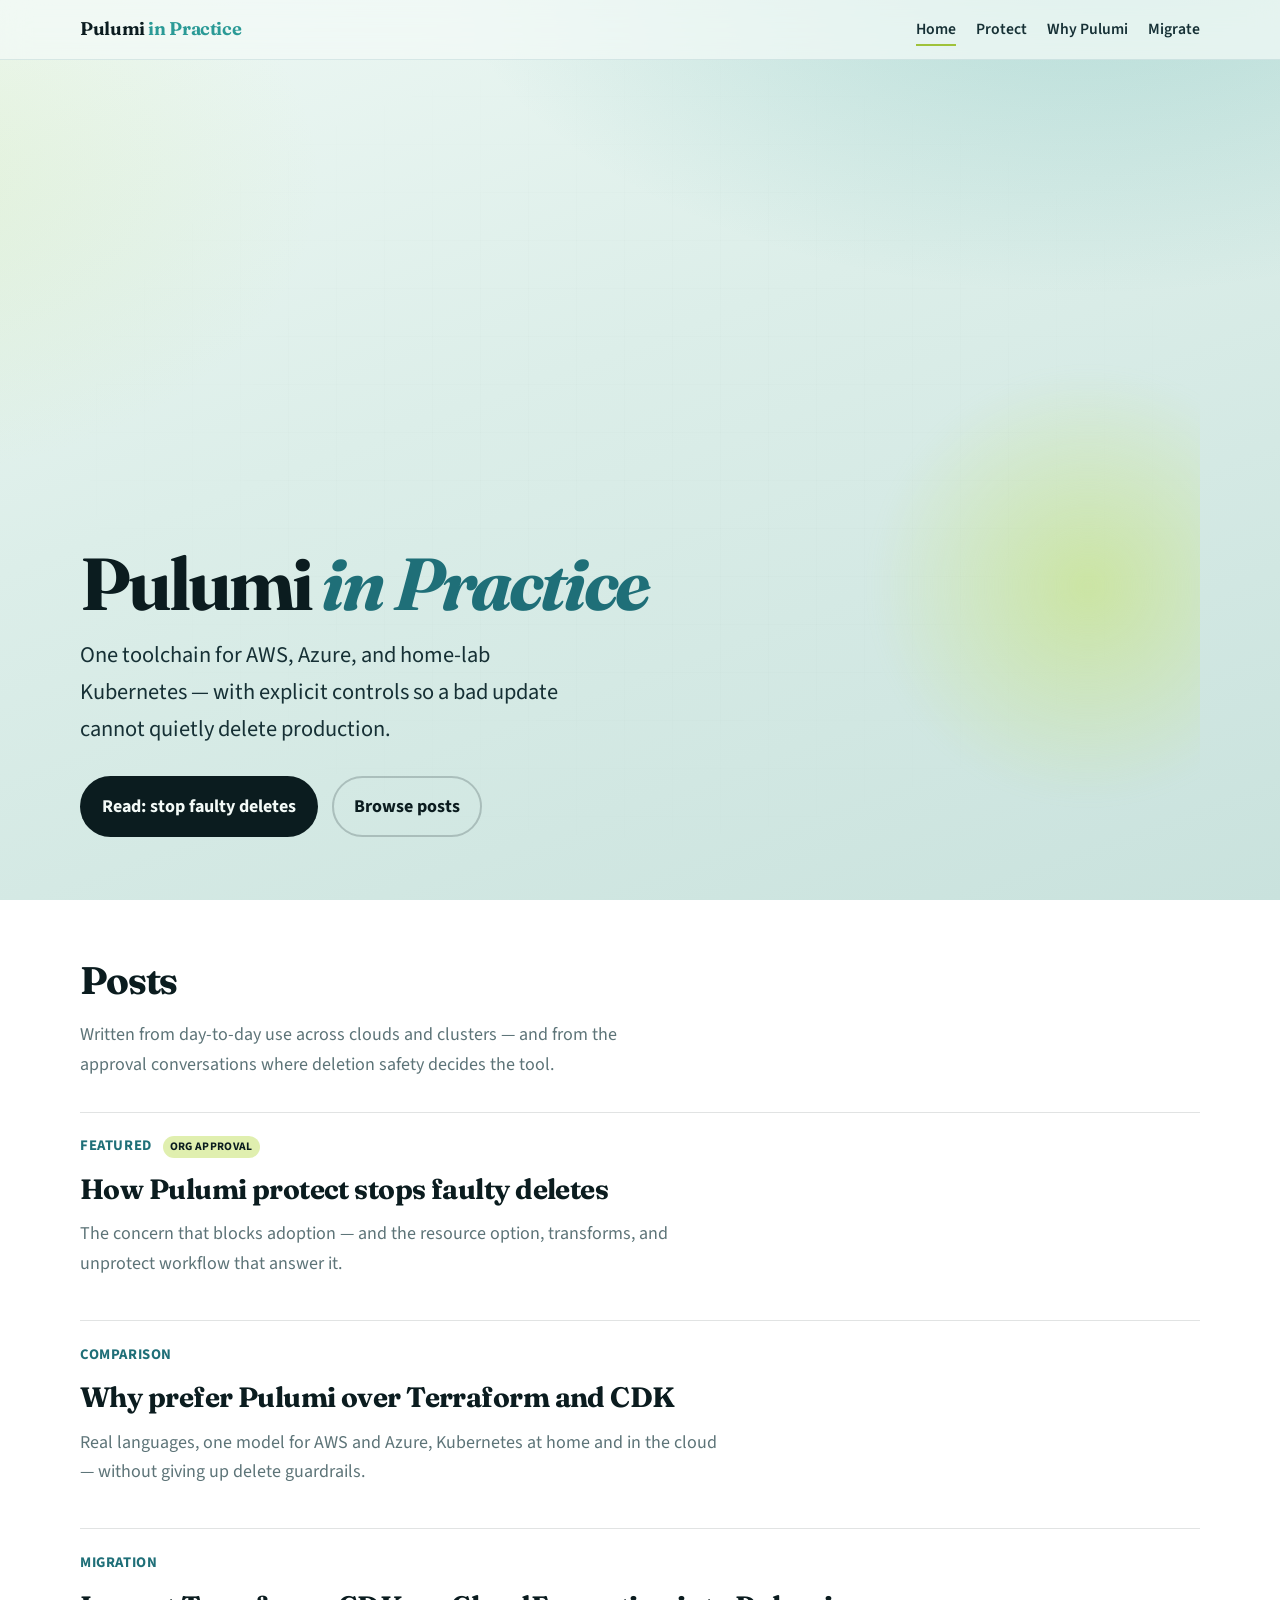
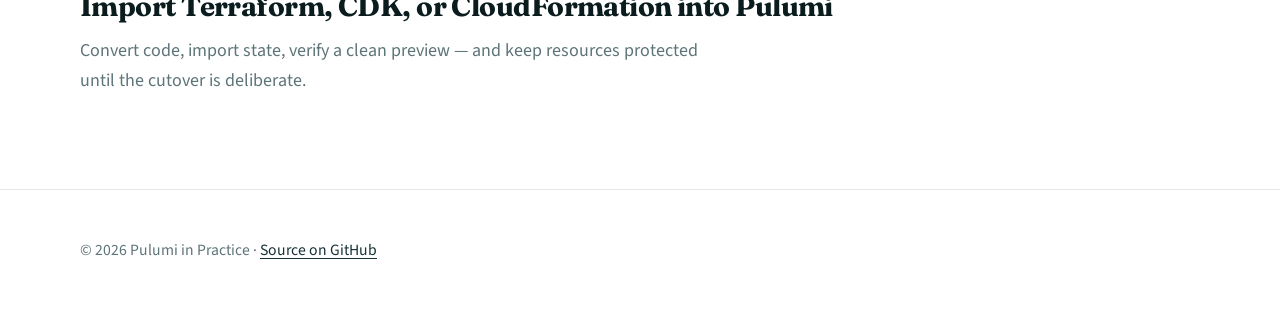
<file: index.html>
<!DOCTYPE html>
<html lang="en">
  <head>
    <meta charset="utf-8" />
    <meta name="viewport" content="width=device-width, initial-scale=1" />
    <title>Pulumi in Practice — Safe infrastructure as code</title>
    <meta
      name="description"
      content="Pulumi in Practice: notes on preferring Pulumi for AWS, Azure, and Kubernetes — and how protect stops faulty deletes."
    />
    <link rel="preconnect" href="https://fonts.googleapis.com" />
    <link rel="preconnect" href="https://fonts.gstatic.com" crossorigin />
    <link
      href="https://fonts.googleapis.com/css2?family=Fraunces:opsz,wght@9..144,500;9..144,650;9..144,700&family=IBM+Plex+Mono:wght@400;500&family=Source+Sans+3:wght@400;600;700&display=swap"
      rel="stylesheet"
    />
    <link rel="stylesheet" href="assets/css/styles.css" />
  </head>
  <body>
    <header class="site-header">
      <div class="site-header__inner">
        <a class="brand" href="./">Pulumi <span>in Practice</span></a>
        <nav class="nav" aria-label="Primary">
          <a href="./" aria-current="page">Home</a>
          <a href="posts/pulumi-protect.html">Protect</a>
          <a href="posts/why-pulumi.html">Why Pulumi</a>
          <a href="posts/migrate-to-pulumi.html">Migrate</a>
        </nav>
      </div>
    </header>

    <main>
      <section class="hero wrap">
        <div class="hero__glow" aria-hidden="true"></div>
        <div class="hero__copy">
          <h1 class="hero__brand">Pulumi <em>in Practice</em></h1>
          <p class="hero__lede">
            One toolchain for AWS, Azure, and home-lab Kubernetes — with explicit
            controls so a bad update cannot quietly delete production.
          </p>
          <div class="cta-row">
            <a class="btn btn--primary" href="posts/pulumi-protect.html"
              >Read: stop faulty deletes</a
            >
            <a class="btn btn--ghost" href="#posts">Browse posts</a>
          </div>
        </div>
      </section>

      <section class="section wrap" id="posts">
        <h2 class="section__title">Posts</h2>
        <p class="section__lede">
          Written from day-to-day use across clouds and clusters — and from the
          approval conversations where deletion safety decides the tool.
        </p>
        <ul class="post-list">
          <li data-reveal>
            <a class="post-link" href="posts/pulumi-protect.html">
              <div class="post-link__meta">
                Featured <span class="featured-mark">Org approval</span>
              </div>
              <h3 class="post-link__title">
                How Pulumi protect stops faulty deletes
              </h3>
              <p class="post-link__excerpt">
                The concern that blocks adoption — and the resource option,
                transforms, and unprotect workflow that answer it.
              </p>
            </a>
          </li>
          <li data-reveal>
            <a class="post-link" href="posts/why-pulumi.html">
              <div class="post-link__meta">Comparison</div>
              <h3 class="post-link__title">
                Why prefer Pulumi over Terraform and CDK
              </h3>
              <p class="post-link__excerpt">
                Real languages, one model for AWS and Azure, Kubernetes at home
                and in the cloud — without giving up delete guardrails.
              </p>
            </a>
          </li>
          <li data-reveal>
            <a class="post-link" href="posts/migrate-to-pulumi.html">
              <div class="post-link__meta">Migration</div>
              <h3 class="post-link__title">
                Import Terraform, CDK, or CloudFormation into Pulumi
              </h3>
              <p class="post-link__excerpt">
                Convert code, import state, verify a clean preview — and keep
                resources protected until the cutover is deliberate.
              </p>
            </a>
          </li>
        </ul>
      </section>
    </main>

    <footer class="site-footer">
      <div class="site-footer__inner">
        <p>
          © <span data-year></span> Pulumi in Practice ·
          <a href="https://github.com/pramodshanmugam/pulumi-blog">Source on GitHub</a>
        </p>
      </div>
    </footer>
    <script src="assets/js/main.js"></script>
  </body>
</html>
</file>
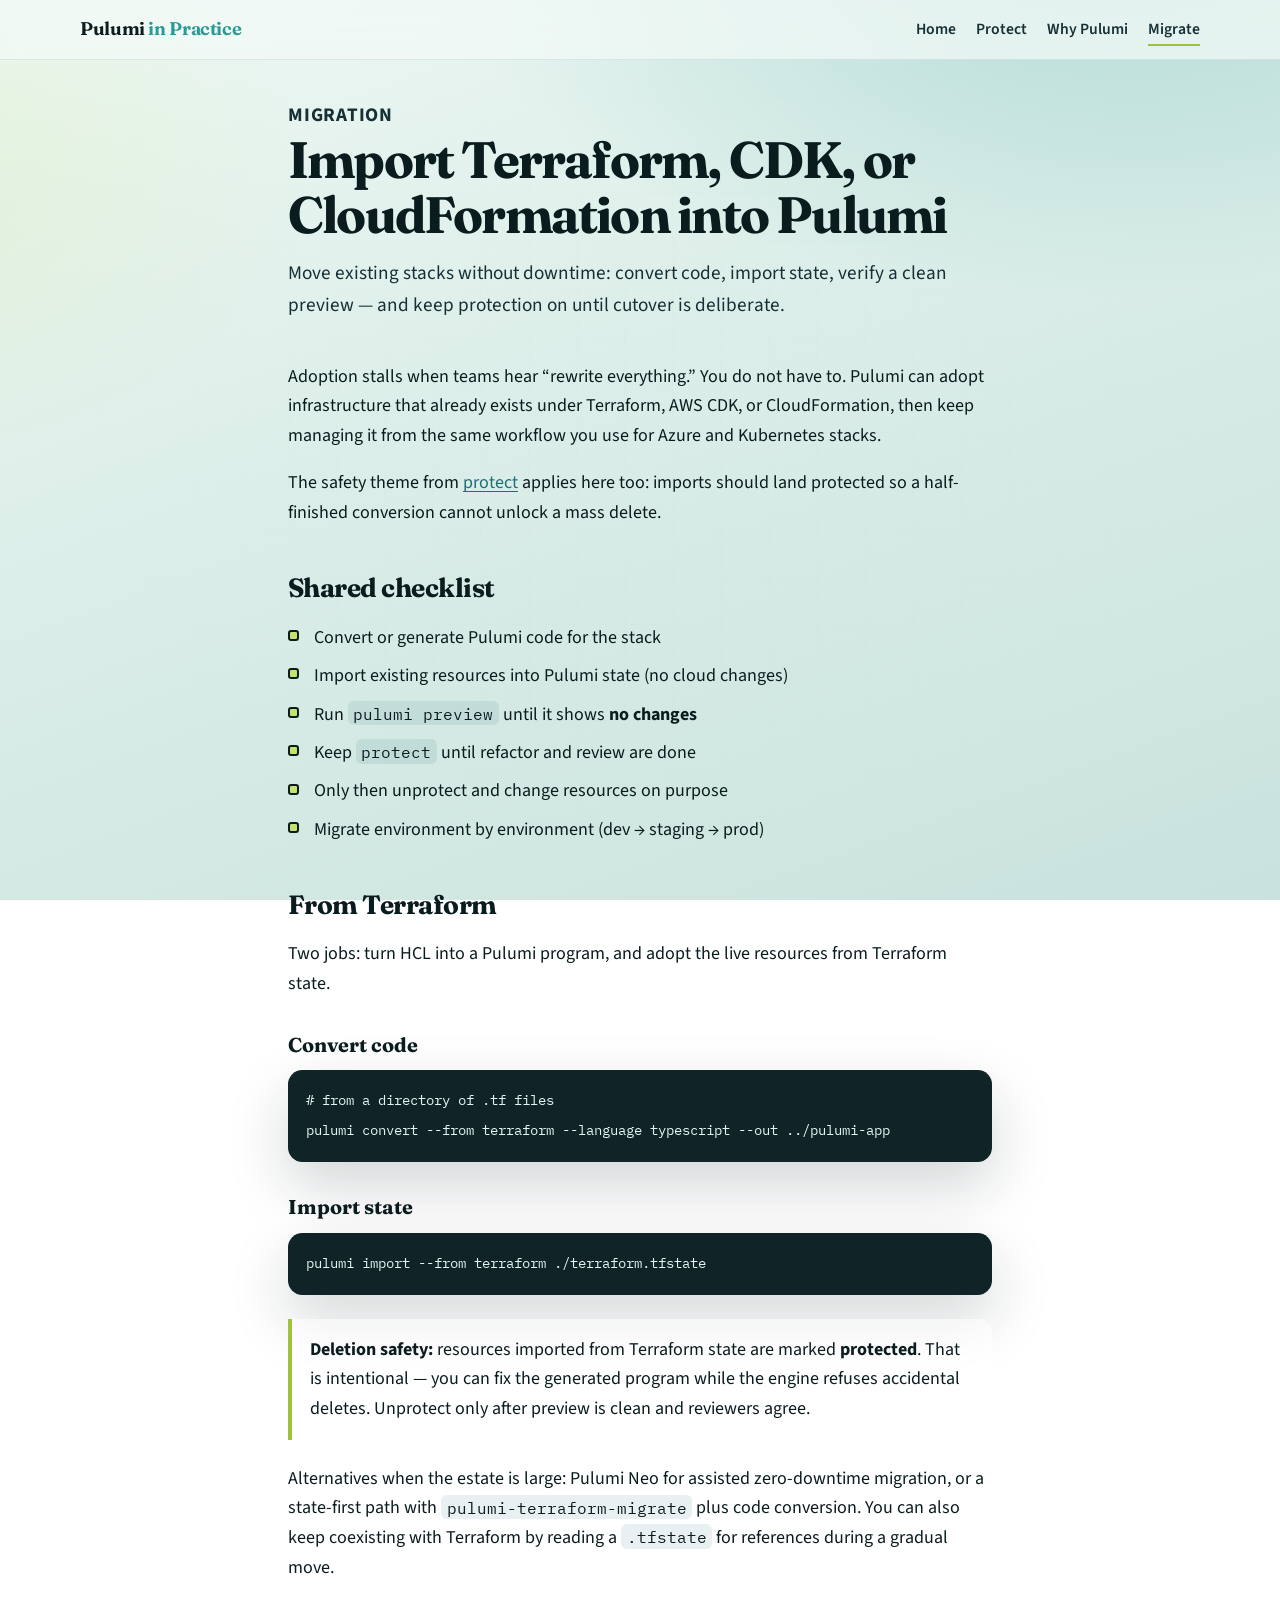
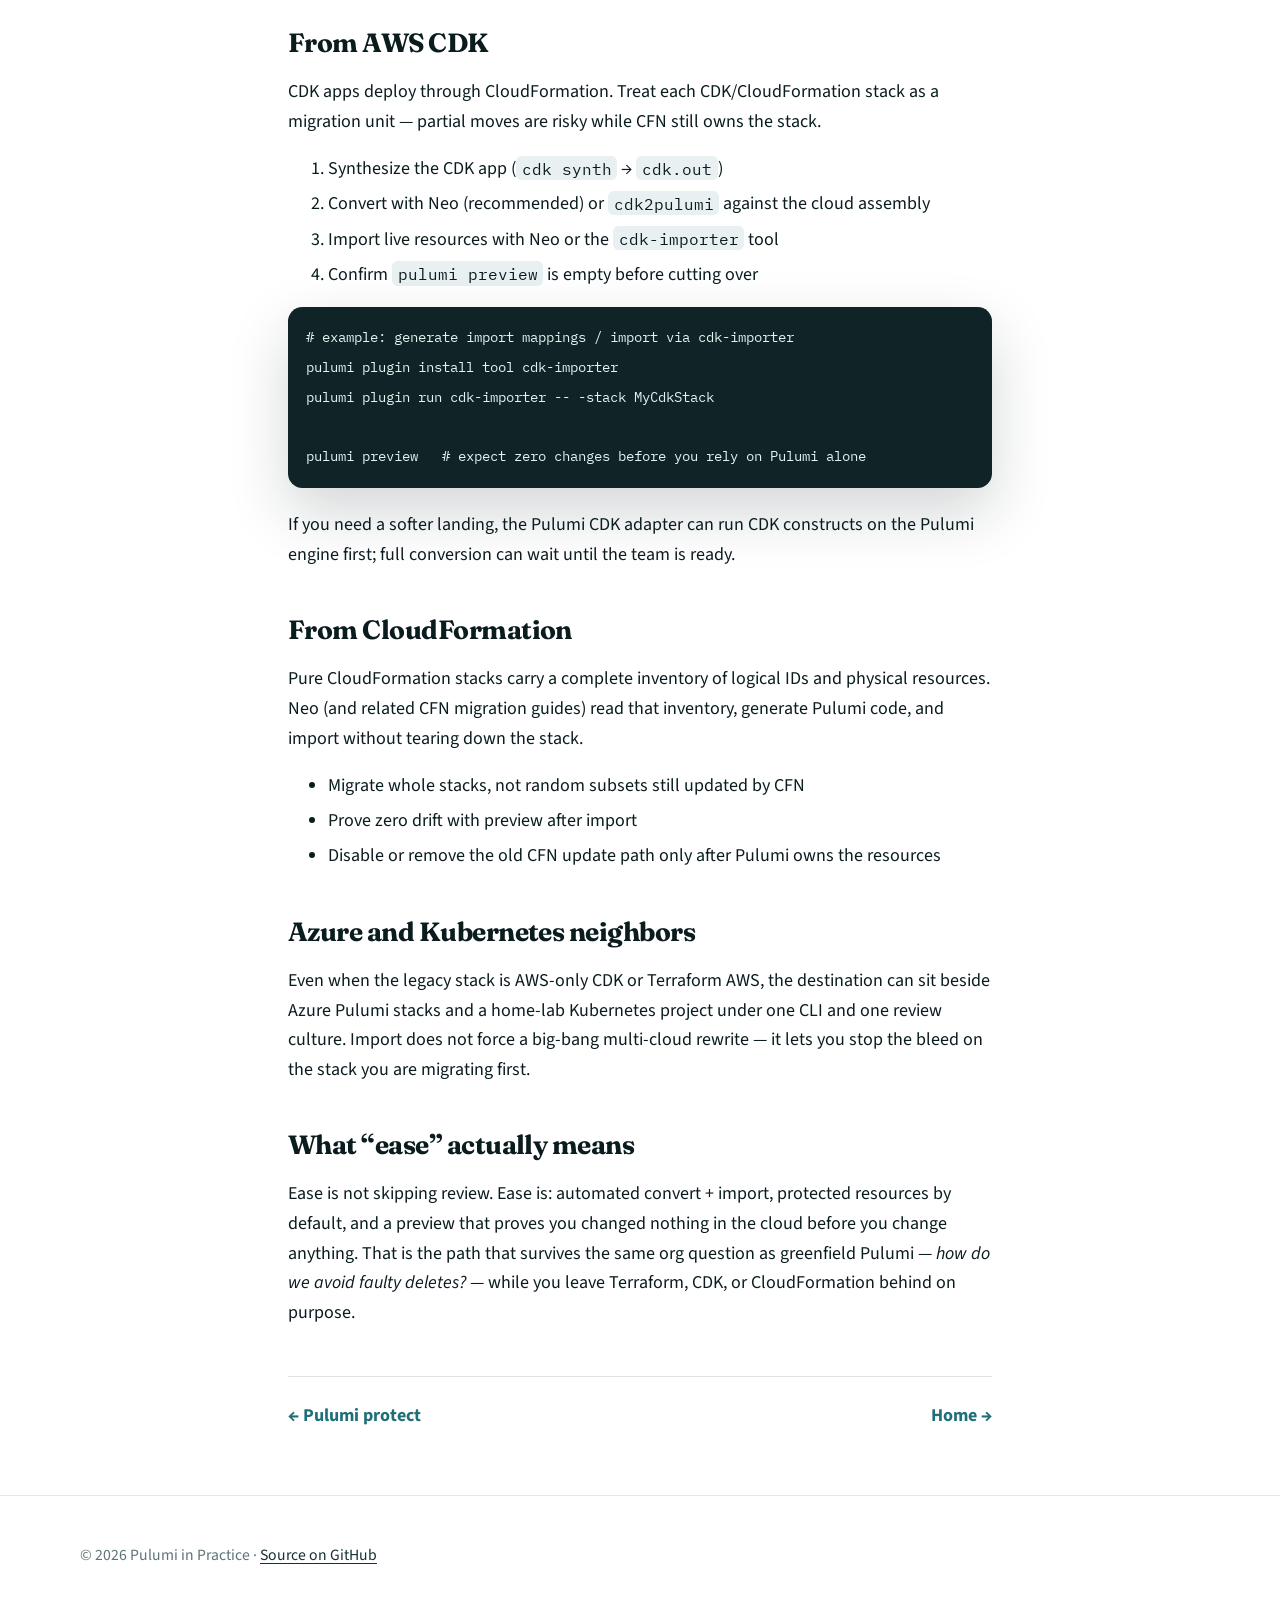
<file: posts/migrate-to-pulumi.html>
<!DOCTYPE html>
<html lang="en">
  <head>
    <meta charset="utf-8" />
    <meta name="viewport" content="width=device-width, initial-scale=1" />
    <title>Import Terraform, CDK, or CloudFormation into Pulumi — Pulumi in Practice</title>
    <meta
      name="description"
      content="Convert and import existing Terraform, AWS CDK, or CloudFormation stacks into Pulumi with protect-on-import defaults and a clean preview."
    />
    <link rel="preconnect" href="https://fonts.googleapis.com" />
    <link rel="preconnect" href="https://fonts.gstatic.com" crossorigin />
    <link
      href="https://fonts.googleapis.com/css2?family=Fraunces:opsz,wght@9..144,500;9..144,650;9..144,700&family=IBM+Plex+Mono:wght@400;500&family=Source+Sans+3:wght@400;600;700&display=swap"
      rel="stylesheet"
    />
    <link rel="stylesheet" href="../assets/css/styles.css" />
  </head>
  <body>
    <header class="site-header">
      <div class="site-header__inner">
        <a class="brand" href="../">Pulumi <span>in Practice</span></a>
        <nav class="nav" aria-label="Primary">
          <a href="../">Home</a>
          <a href="pulumi-protect.html">Protect</a>
          <a href="why-pulumi.html">Why Pulumi</a>
          <a href="migrate-to-pulumi.html" aria-current="page">Migrate</a>
        </nav>
      </div>
    </header>

    <main class="post-page wrap">
      <header class="post-header">
        <p class="post-header__meta">Migration</p>
        <h1>Import Terraform, CDK, or CloudFormation into Pulumi</h1>
        <p>
          Move existing stacks without downtime: convert code, import state,
          verify a clean preview — and keep protection on until cutover is
          deliberate.
        </p>
      </header>

      <article class="prose">
        <p>
          Adoption stalls when teams hear “rewrite everything.” You do not have
          to. Pulumi can adopt infrastructure that already exists under
          Terraform, AWS CDK, or CloudFormation, then keep managing it from the
          same workflow you use for Azure and Kubernetes stacks.
        </p>
        <p>
          The safety theme from
          <a href="pulumi-protect.html">protect</a> applies here too: imports
          should land protected so a half-finished conversion cannot unlock a
          mass delete.
        </p>

        <h2>Shared checklist</h2>
        <ul class="checklist">
          <li>Convert or generate Pulumi code for the stack</li>
          <li>Import existing resources into Pulumi state (no cloud changes)</li>
          <li>
            Run <code>pulumi preview</code> until it shows <strong>no changes</strong>
          </li>
          <li>Keep <code>protect</code> until refactor and review are done</li>
          <li>Only then unprotect and change resources on purpose</li>
          <li>Migrate environment by environment (dev → staging → prod)</li>
        </ul>

        <h2>From Terraform</h2>
        <p>
          Two jobs: turn HCL into a Pulumi program, and adopt the live resources
          from Terraform state.
        </p>
        <h3>Convert code</h3>
        <pre><code># from a directory of .tf files
pulumi convert --from terraform --language typescript --out ../pulumi-app</code></pre>
        <h3>Import state</h3>
        <pre><code>pulumi import --from terraform ./terraform.tfstate</code></pre>
        <div class="callout">
          <strong>Deletion safety:</strong> resources imported from Terraform
          state are marked <strong>protected</strong>. That is intentional — you
          can fix the generated program while the engine refuses accidental
          deletes. Unprotect only after preview is clean and reviewers agree.
        </div>
        <p>
          Alternatives when the estate is large: Pulumi Neo for assisted
          zero-downtime migration, or a state-first path with
          <code>pulumi-terraform-migrate</code> plus code conversion. You can
          also keep coexisting with Terraform by reading a
          <code>.tfstate</code> for references during a gradual move.
        </p>

        <h2>From AWS CDK</h2>
        <p>
          CDK apps deploy through CloudFormation. Treat each CDK/CloudFormation
          stack as a migration unit — partial moves are risky while CFN still
          owns the stack.
        </p>
        <ol>
          <li>Synthesize the CDK app (<code>cdk synth</code> → <code>cdk.out</code>)</li>
          <li>
            Convert with Neo (recommended) or
            <code>cdk2pulumi</code> against the cloud assembly
          </li>
          <li>
            Import live resources with Neo or the
            <code>cdk-importer</code> tool
          </li>
          <li>Confirm <code>pulumi preview</code> is empty before cutting over</li>
        </ol>
        <pre><code># example: generate import mappings / import via cdk-importer
pulumi plugin install tool cdk-importer
pulumi plugin run cdk-importer -- -stack MyCdkStack

pulumi preview   # expect zero changes before you rely on Pulumi alone</code></pre>
        <p>
          If you need a softer landing, the Pulumi CDK adapter can run CDK
          constructs on the Pulumi engine first; full conversion can wait until
          the team is ready.
        </p>

        <h2>From CloudFormation</h2>
        <p>
          Pure CloudFormation stacks carry a complete inventory of logical IDs
          and physical resources. Neo (and related CFN migration guides) read
          that inventory, generate Pulumi code, and import without tearing down
          the stack.
        </p>
        <ul>
          <li>Migrate whole stacks, not random subsets still updated by CFN</li>
          <li>Prove zero drift with preview after import</li>
          <li>
            Disable or remove the old CFN update path only after Pulumi owns
            the resources
          </li>
        </ul>

        <h2>Azure and Kubernetes neighbors</h2>
        <p>
          Even when the legacy stack is AWS-only CDK or Terraform AWS, the
          destination can sit beside Azure Pulumi stacks and a home-lab
          Kubernetes project under one CLI and one review culture. Import does
          not force a big-bang multi-cloud rewrite — it lets you stop the bleed
          on the stack you are migrating first.
        </p>

        <h2>What “ease” actually means</h2>
        <p>
          Ease is not skipping review. Ease is: automated convert + import,
          protected resources by default, and a preview that proves you changed
          nothing in the cloud before you change anything. That is the path that
          survives the same org question as greenfield Pulumi —
          <em>how do we avoid faulty deletes?</em> — while you leave Terraform,
          CDK, or CloudFormation behind on purpose.
        </p>
      </article>

      <nav class="post-nav" aria-label="Post">
        <a href="pulumi-protect.html">← Pulumi protect</a>
        <a href="../">Home →</a>
      </nav>
    </main>

    <footer class="site-footer">
      <div class="site-footer__inner">
        <p>
          © <span data-year></span> Pulumi in Practice ·
          <a href="https://github.com/pramodshanmugam/pulumi-blog">Source on GitHub</a>
        </p>
      </div>
    </footer>
    <script src="../assets/js/main.js"></script>
  </body>
</html>
</file>
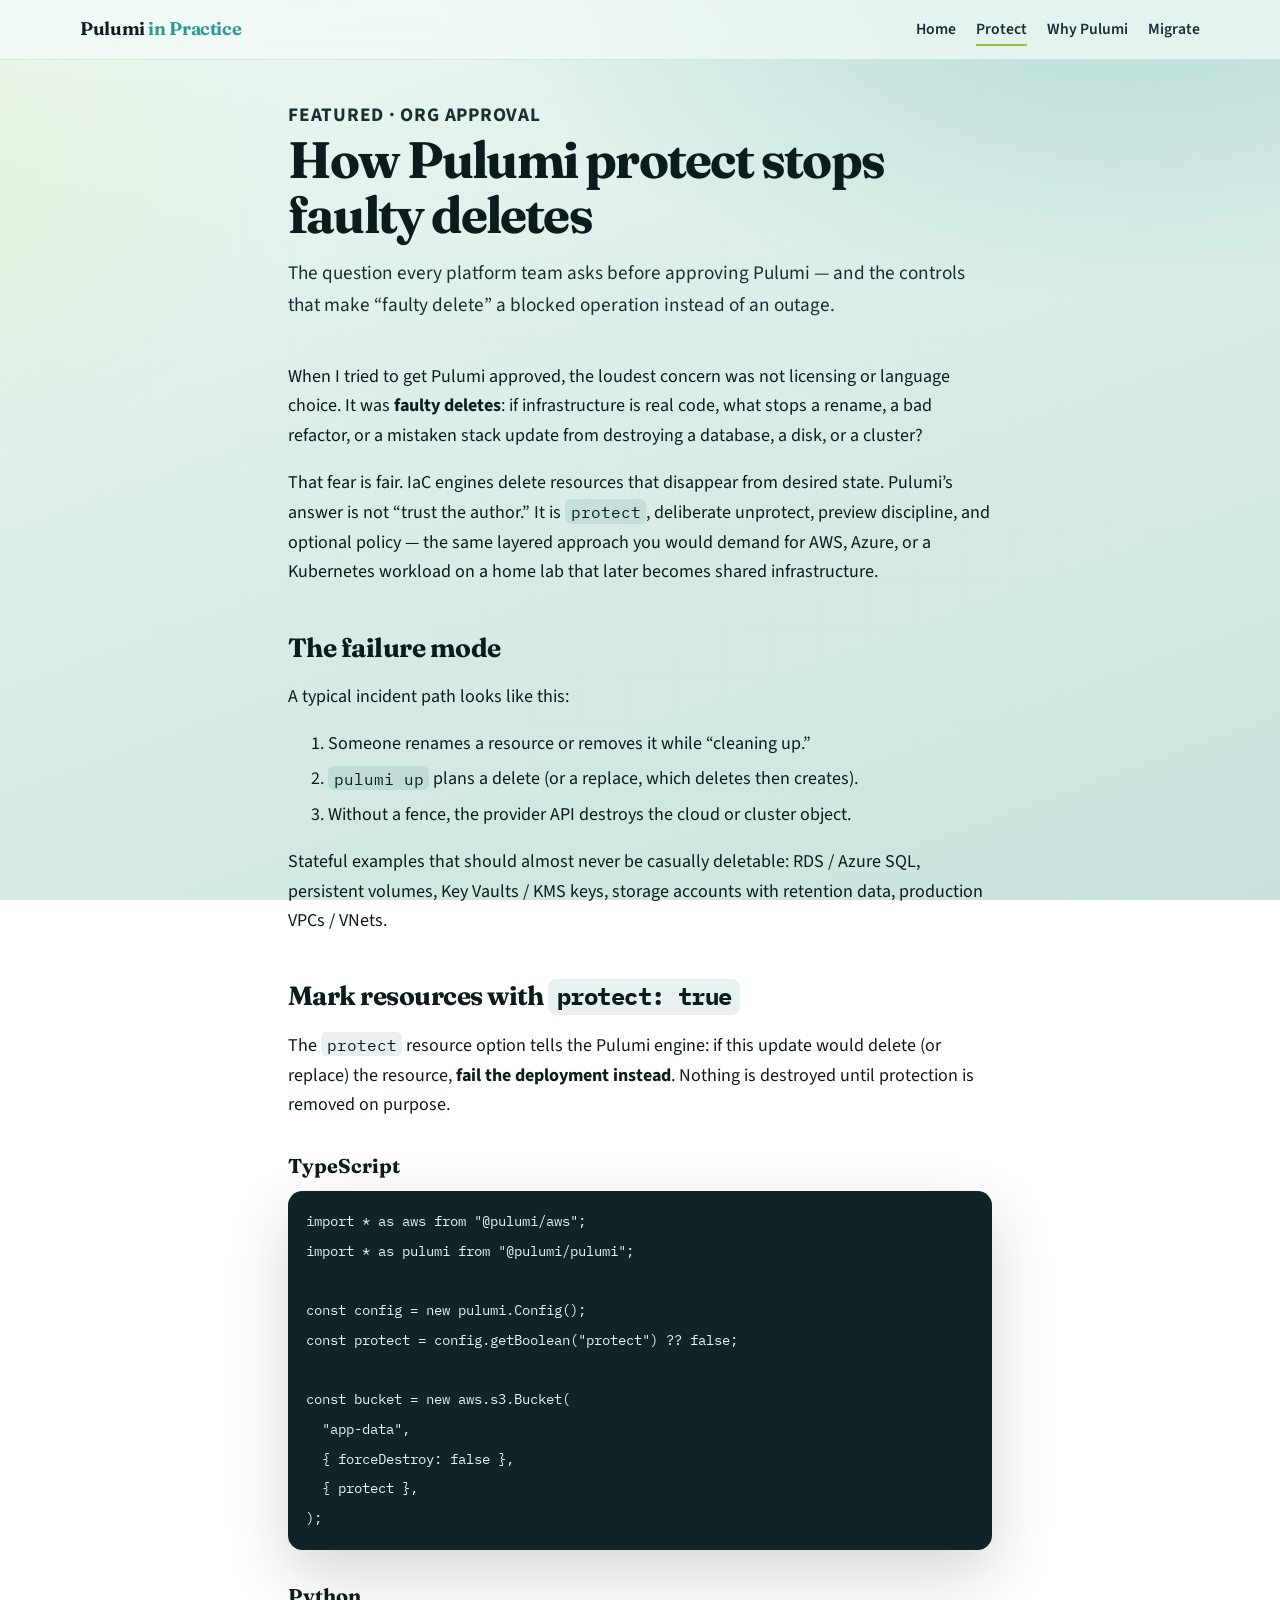
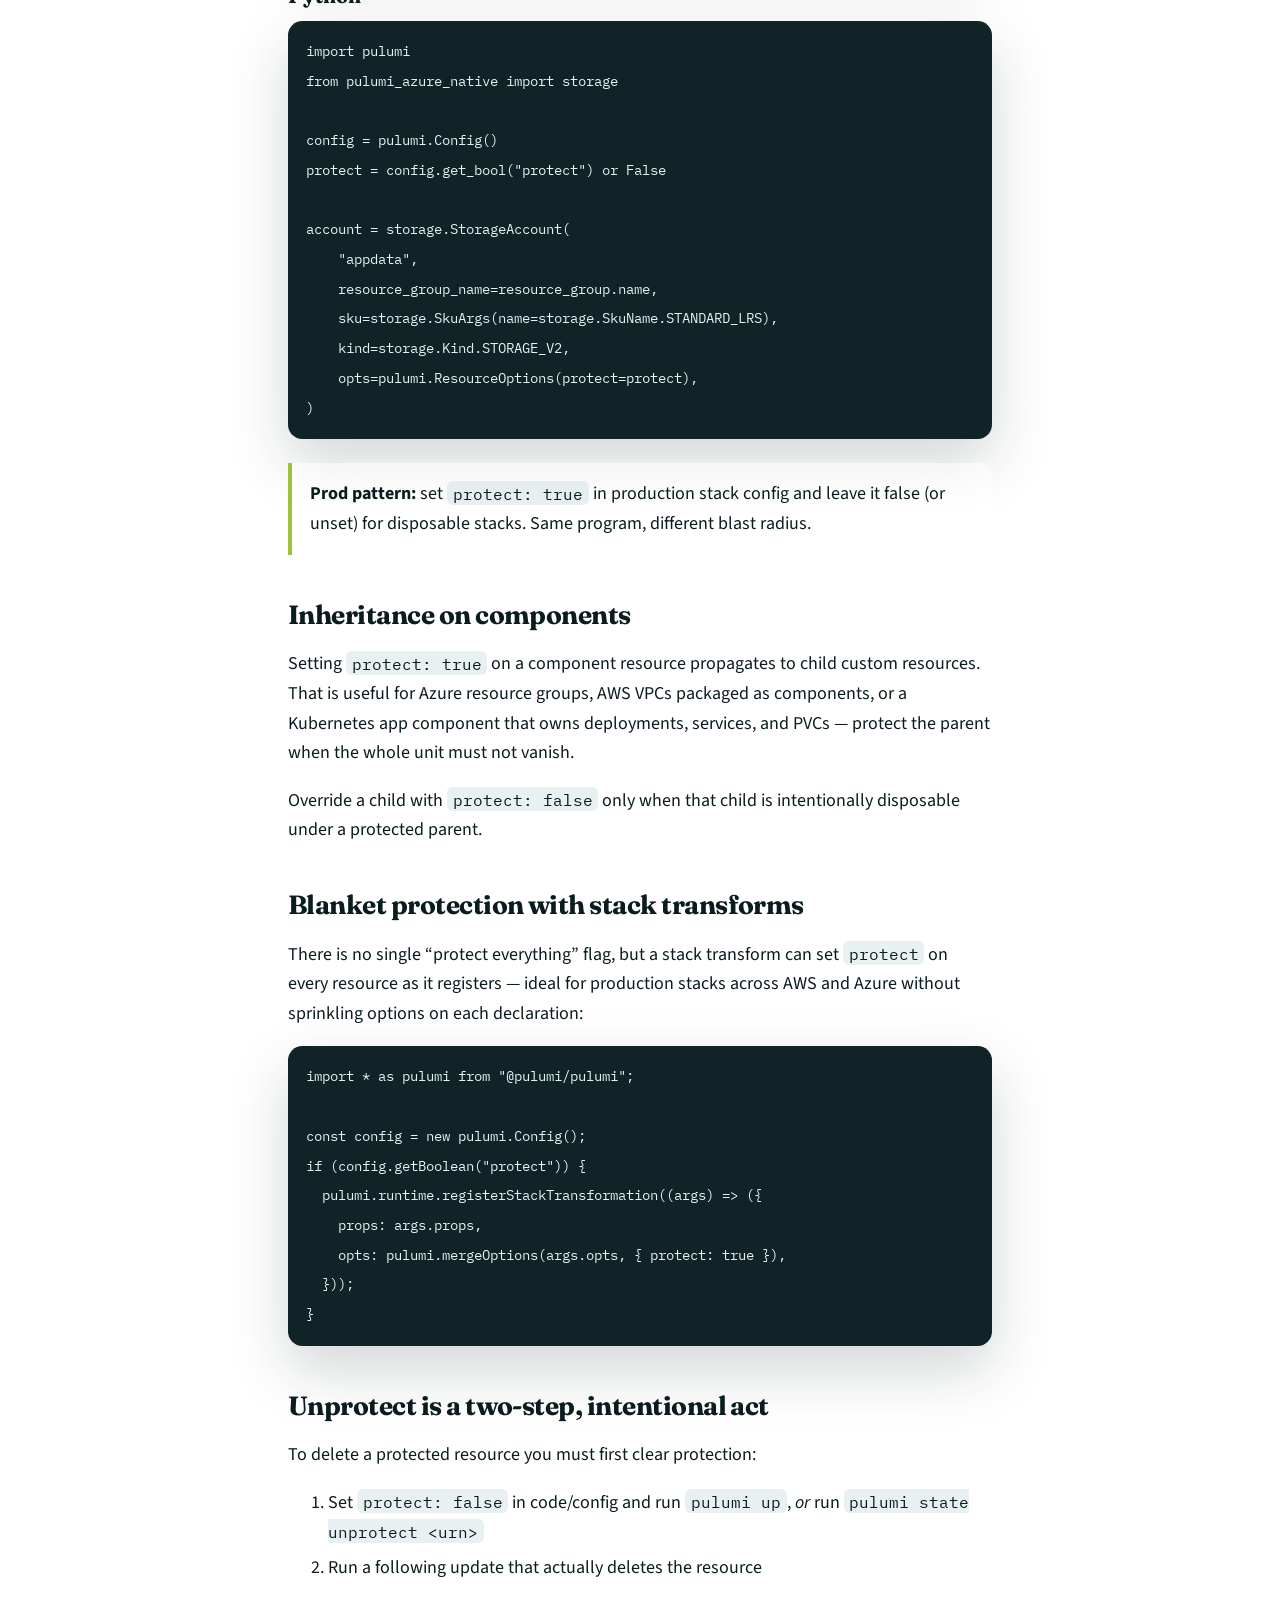
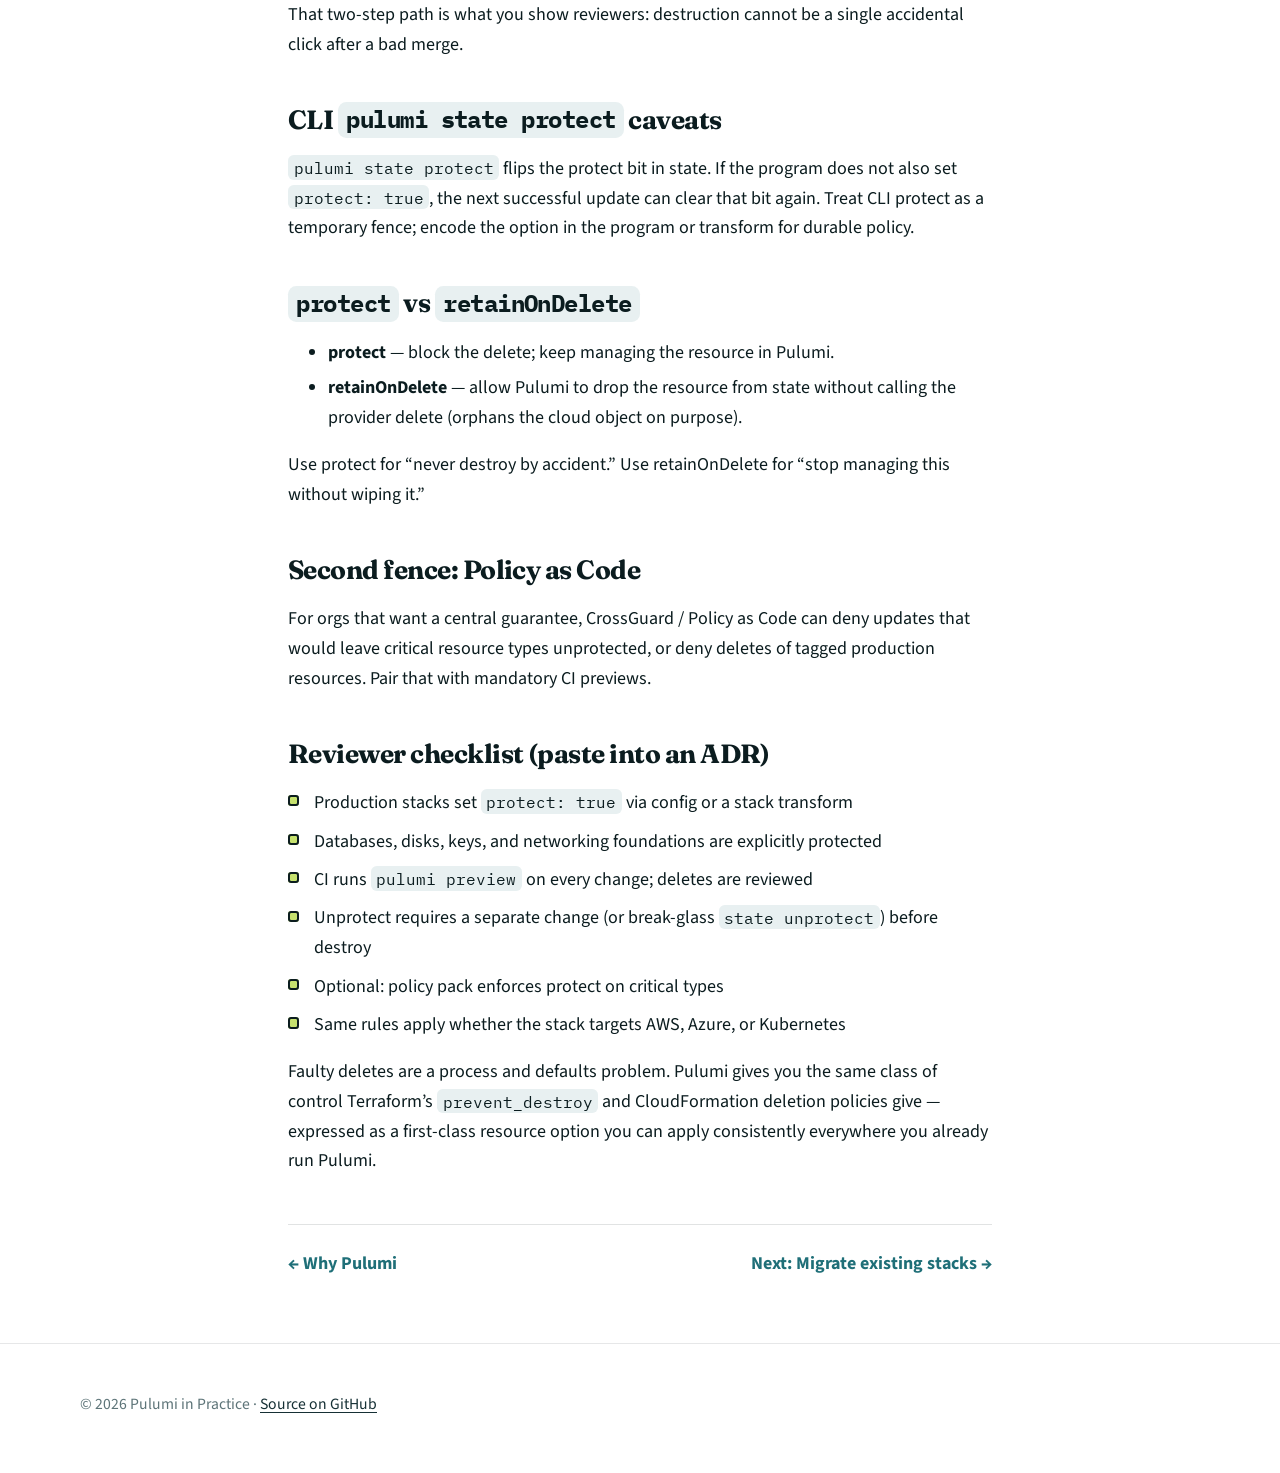
<file: posts/pulumi-protect.html>
<!DOCTYPE html>
<html lang="en">
  <head>
    <meta charset="utf-8" />
    <meta name="viewport" content="width=device-width, initial-scale=1" />
    <title>How Pulumi protect stops faulty deletes — Pulumi in Practice</title>
    <meta
      name="description"
      content="Answer the org approval concern: use Pulumi protect, stack transforms, and deliberate unprotect to stop faulty deletes across AWS, Azure, and Kubernetes."
    />
    <link rel="preconnect" href="https://fonts.googleapis.com" />
    <link rel="preconnect" href="https://fonts.gstatic.com" crossorigin />
    <link
      href="https://fonts.googleapis.com/css2?family=Fraunces:opsz,wght@9..144,500;9..144,650;9..144,700&family=IBM+Plex+Mono:wght@400;500&family=Source+Sans+3:wght@400;600;700&display=swap"
      rel="stylesheet"
    />
    <link rel="stylesheet" href="../assets/css/styles.css" />
  </head>
  <body>
    <header class="site-header">
      <div class="site-header__inner">
        <a class="brand" href="../">Pulumi <span>in Practice</span></a>
        <nav class="nav" aria-label="Primary">
          <a href="../">Home</a>
          <a href="pulumi-protect.html" aria-current="page">Protect</a>
          <a href="why-pulumi.html">Why Pulumi</a>
          <a href="migrate-to-pulumi.html">Migrate</a>
        </nav>
      </div>
    </header>

    <main class="post-page wrap">
      <header class="post-header">
        <p class="post-header__meta">Featured · Org approval</p>
        <h1>How Pulumi protect stops faulty deletes</h1>
        <p>
          The question every platform team asks before approving Pulumi — and
          the controls that make “faulty delete” a blocked operation instead of
          an outage.
        </p>
      </header>

      <article class="prose">
        <p>
          When I tried to get Pulumi approved, the loudest concern was not
          licensing or language choice. It was <strong>faulty deletes</strong>:
          if infrastructure is real code, what stops a rename, a bad refactor,
          or a mistaken stack update from destroying a database, a disk, or a
          cluster?
        </p>
        <p>
          That fear is fair. IaC engines delete resources that disappear from
          desired state. Pulumi’s answer is not “trust the author.” It is
          <code>protect</code>, deliberate unprotect, preview discipline, and
          optional policy — the same layered approach you would demand for AWS,
          Azure, or a Kubernetes workload on a home lab that later becomes
          shared infrastructure.
        </p>

        <h2>The failure mode</h2>
        <p>A typical incident path looks like this:</p>
        <ol>
          <li>Someone renames a resource or removes it while “cleaning up.”</li>
          <li>
            <code>pulumi up</code> plans a delete (or a replace, which deletes
            then creates).
          </li>
          <li>
            Without a fence, the provider API destroys the cloud or cluster
            object.
          </li>
        </ol>
        <p>
          Stateful examples that should almost never be casually deletable:
          RDS / Azure SQL, persistent volumes, Key Vaults / KMS keys, storage
          accounts with retention data, production VPCs / VNets.
        </p>

        <h2>Mark resources with <code>protect: true</code></h2>
        <p>
          The <code>protect</code> resource option tells the Pulumi engine: if
          this update would delete (or replace) the resource, <strong>fail the
          deployment instead</strong>. Nothing is destroyed until protection is
          removed on purpose.
        </p>

        <h3>TypeScript</h3>
        <pre><code>import * as aws from "@pulumi/aws";
import * as pulumi from "@pulumi/pulumi";

const config = new pulumi.Config();
const protect = config.getBoolean("protect") ?? false;

const bucket = new aws.s3.Bucket(
  "app-data",
  { forceDestroy: false },
  { protect },
);</code></pre>

        <h3>Python</h3>
        <pre><code>import pulumi
from pulumi_azure_native import storage

config = pulumi.Config()
protect = config.get_bool("protect") or False

account = storage.StorageAccount(
    "appdata",
    resource_group_name=resource_group.name,
    sku=storage.SkuArgs(name=storage.SkuName.STANDARD_LRS),
    kind=storage.Kind.STORAGE_V2,
    opts=pulumi.ResourceOptions(protect=protect),
)</code></pre>

        <div class="callout">
          <strong>Prod pattern:</strong> set <code>protect: true</code> in
          production stack config and leave it false (or unset) for disposable
          stacks. Same program, different blast radius.
        </div>

        <h2>Inheritance on components</h2>
        <p>
          Setting <code>protect: true</code> on a component resource propagates
          to child custom resources. That is useful for Azure resource groups,
          AWS VPCs packaged as components, or a Kubernetes app component that
          owns deployments, services, and PVCs — protect the parent when the
          whole unit must not vanish.
        </p>
        <p>
          Override a child with <code>protect: false</code> only when that child
          is intentionally disposable under a protected parent.
        </p>

        <h2>Blanket protection with stack transforms</h2>
        <p>
          There is no single “protect everything” flag, but a stack transform
          can set <code>protect</code> on every resource as it registers —
          ideal for production stacks across AWS and Azure without sprinkling
          options on each declaration:
        </p>
        <pre><code>import * as pulumi from "@pulumi/pulumi";

const config = new pulumi.Config();
if (config.getBoolean("protect")) {
  pulumi.runtime.registerStackTransformation((args) => ({
    props: args.props,
    opts: pulumi.mergeOptions(args.opts, { protect: true }),
  }));
}</code></pre>

        <h2>Unprotect is a two-step, intentional act</h2>
        <p>To delete a protected resource you must first clear protection:</p>
        <ol>
          <li>
            Set <code>protect: false</code> in code/config and run
            <code>pulumi up</code>, <em>or</em> run
            <code>pulumi state unprotect &lt;urn&gt;</code>
          </li>
          <li>
            Run a following update that actually deletes the resource
          </li>
        </ol>
        <p>
          That two-step path is what you show reviewers: destruction cannot be
          a single accidental click after a bad merge.
        </p>

        <h2>CLI <code>pulumi state protect</code> caveats</h2>
        <p>
          <code>pulumi state protect</code> flips the protect bit in state. If
          the program does not also set <code>protect: true</code>, the next
          successful update can clear that bit again. Treat CLI protect as a
          temporary fence; encode the option in the program or transform for
          durable policy.
        </p>

        <h2><code>protect</code> vs <code>retainOnDelete</code></h2>
        <ul>
          <li>
            <strong>protect</strong> — block the delete; keep managing the
            resource in Pulumi.
          </li>
          <li>
            <strong>retainOnDelete</strong> — allow Pulumi to drop the resource
            from state without calling the provider delete (orphans the cloud
            object on purpose).
          </li>
        </ul>
        <p>
          Use protect for “never destroy by accident.” Use retainOnDelete for
          “stop managing this without wiping it.”
        </p>

        <h2>Second fence: Policy as Code</h2>
        <p>
          For orgs that want a central guarantee, CrossGuard / Policy as Code
          can deny updates that would leave critical resource types unprotected,
          or deny deletes of tagged production resources. Pair that with
          mandatory CI previews.
        </p>

        <h2>Reviewer checklist (paste into an ADR)</h2>
        <ul class="checklist">
          <li>
            Production stacks set <code>protect: true</code> via config or a
            stack transform
          </li>
          <li>
            Databases, disks, keys, and networking foundations are explicitly
            protected
          </li>
          <li>CI runs <code>pulumi preview</code> on every change; deletes are reviewed</li>
          <li>
            Unprotect requires a separate change (or break-glass
            <code>state unprotect</code>) before destroy
          </li>
          <li>
            Optional: policy pack enforces protect on critical types
          </li>
          <li>
            Same rules apply whether the stack targets AWS, Azure, or Kubernetes
          </li>
        </ul>

        <p>
          Faulty deletes are a process and defaults problem. Pulumi gives you
          the same class of control Terraform’s <code>prevent_destroy</code>
          and CloudFormation deletion policies give — expressed as a first-class
          resource option you can apply consistently everywhere you already run
          Pulumi.
        </p>
      </article>

      <nav class="post-nav" aria-label="Post">
        <a href="why-pulumi.html">← Why Pulumi</a>
        <a href="migrate-to-pulumi.html">Next: Migrate existing stacks →</a>
      </nav>
    </main>

    <footer class="site-footer">
      <div class="site-footer__inner">
        <p>
          © <span data-year></span> Pulumi in Practice ·
          <a href="https://github.com/pramodshanmugam/pulumi-blog">Source on GitHub</a>
        </p>
      </div>
    </footer>
    <script src="../assets/js/main.js"></script>
  </body>
</html>
</file>
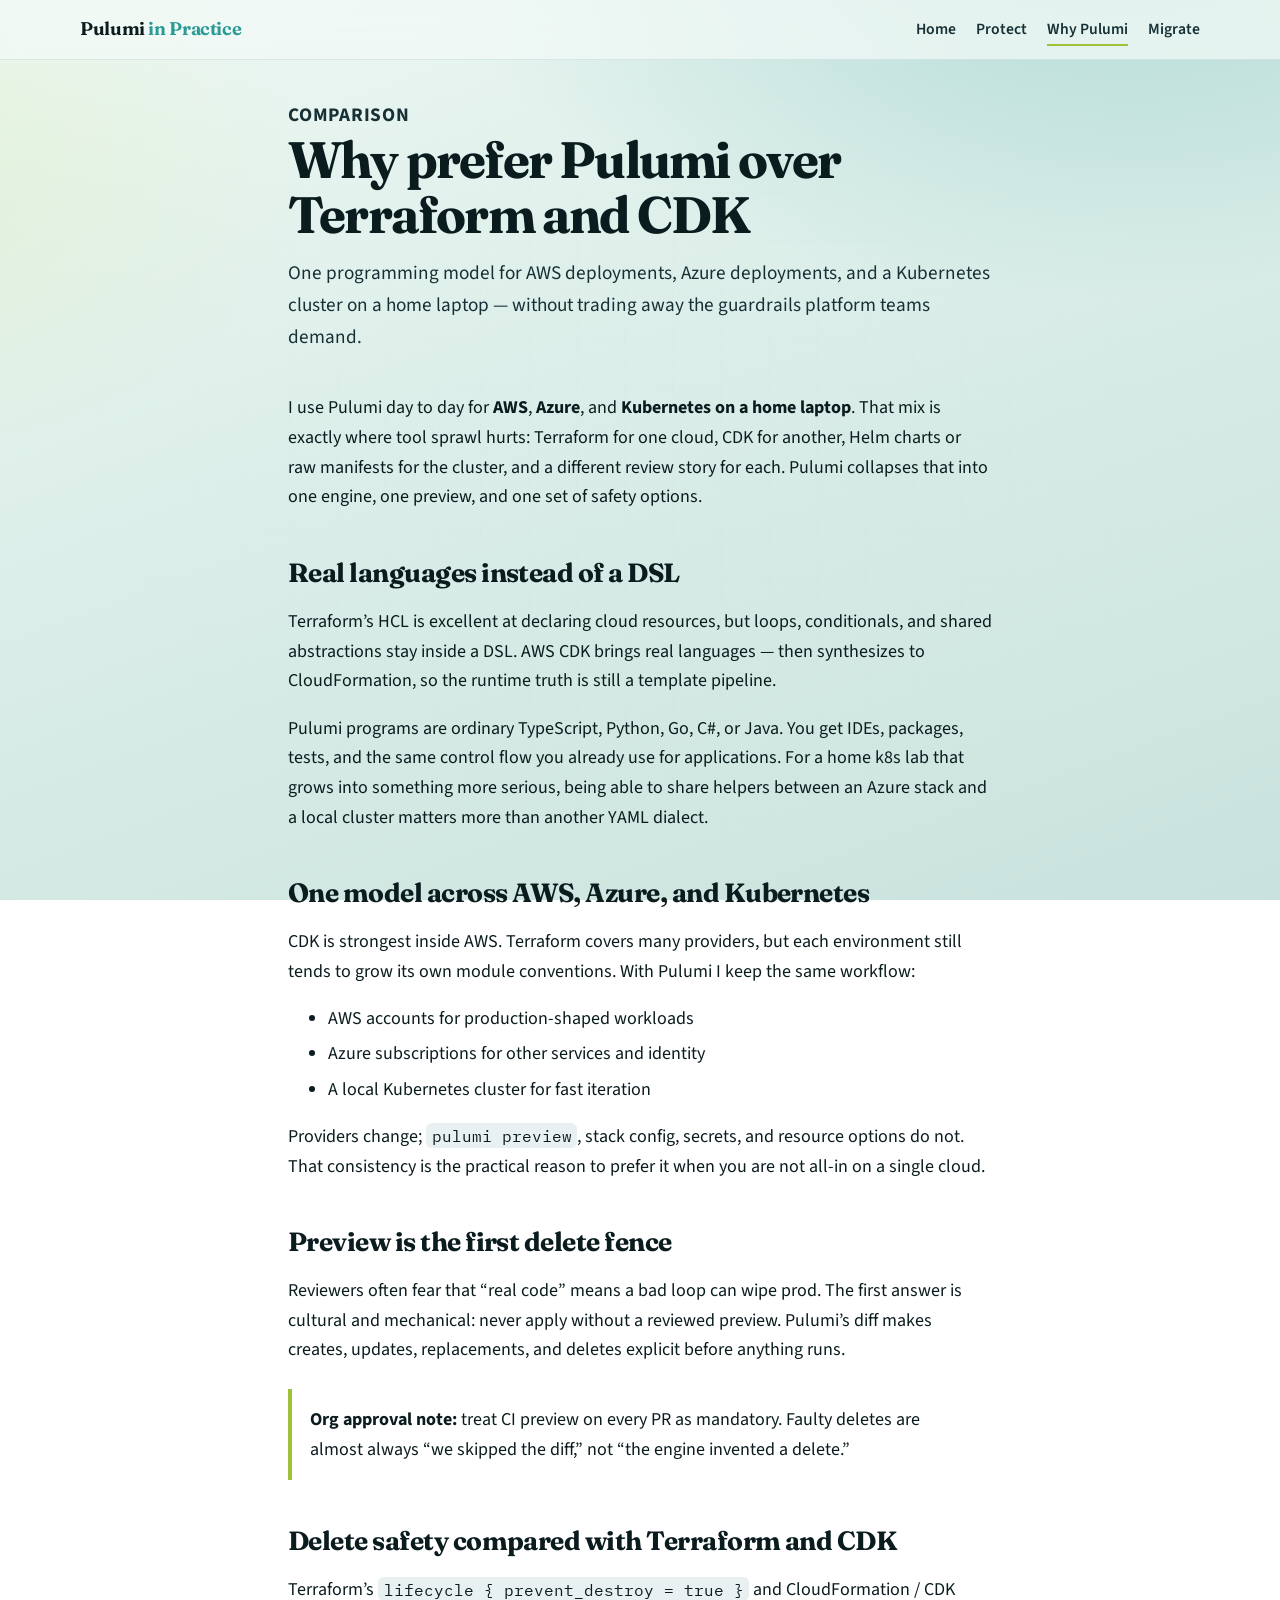
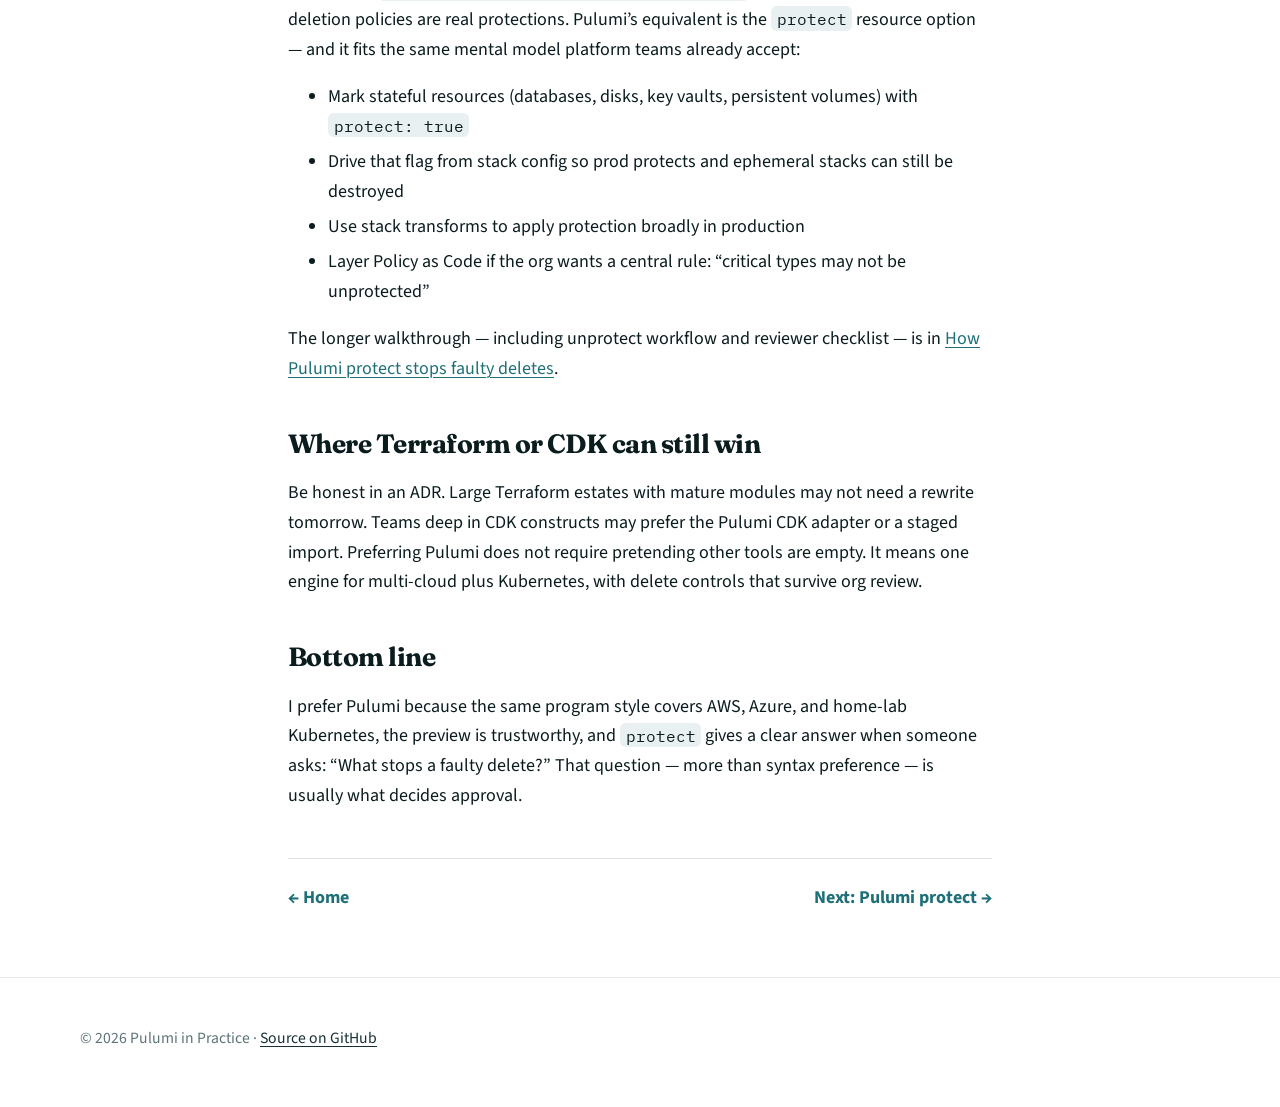
<file: posts/why-pulumi.html>
<!DOCTYPE html>
<html lang="en">
  <head>
    <meta charset="utf-8" />
    <meta name="viewport" content="width=device-width, initial-scale=1" />
    <title>Why prefer Pulumi over Terraform and CDK — Pulumi in Practice</title>
    <meta
      name="description"
      content="Why Pulumi wins for AWS, Azure, and Kubernetes compared with Terraform and AWS CDK — including delete-safety controls."
    />
    <link rel="preconnect" href="https://fonts.googleapis.com" />
    <link rel="preconnect" href="https://fonts.gstatic.com" crossorigin />
    <link
      href="https://fonts.googleapis.com/css2?family=Fraunces:opsz,wght@9..144,500;9..144,650;9..144,700&family=IBM+Plex+Mono:wght@400;500&family=Source+Sans+3:wght@400;600;700&display=swap"
      rel="stylesheet"
    />
    <link rel="stylesheet" href="../assets/css/styles.css" />
  </head>
  <body>
    <header class="site-header">
      <div class="site-header__inner">
        <a class="brand" href="../">Pulumi <span>in Practice</span></a>
        <nav class="nav" aria-label="Primary">
          <a href="../">Home</a>
          <a href="pulumi-protect.html">Protect</a>
          <a href="why-pulumi.html" aria-current="page">Why Pulumi</a>
          <a href="migrate-to-pulumi.html">Migrate</a>
        </nav>
      </div>
    </header>

    <main class="post-page wrap">
      <header class="post-header">
        <p class="post-header__meta">Comparison</p>
        <h1>Why prefer Pulumi over Terraform and CDK</h1>
        <p>
          One programming model for AWS deployments, Azure deployments, and a
          Kubernetes cluster on a home laptop — without trading away the
          guardrails platform teams demand.
        </p>
      </header>

      <article class="prose">
        <p>
          I use Pulumi day to day for <strong>AWS</strong>,
          <strong>Azure</strong>, and <strong>Kubernetes on a home laptop</strong>.
          That mix is exactly where tool sprawl hurts: Terraform for one cloud,
          CDK for another, Helm charts or raw manifests for the cluster, and a
          different review story for each. Pulumi collapses that into one engine,
          one preview, and one set of safety options.
        </p>

        <h2>Real languages instead of a DSL</h2>
        <p>
          Terraform’s HCL is excellent at declaring cloud resources, but loops,
          conditionals, and shared abstractions stay inside a DSL. AWS CDK brings
          real languages — then synthesizes to CloudFormation, so the runtime
          truth is still a template pipeline.
        </p>
        <p>
          Pulumi programs are ordinary TypeScript, Python, Go, C#, or Java. You
          get IDEs, packages, tests, and the same control flow you already use
          for applications. For a home k8s lab that grows into something more
          serious, being able to share helpers between an Azure stack and a
          local cluster matters more than another YAML dialect.
        </p>

        <h2>One model across AWS, Azure, and Kubernetes</h2>
        <p>
          CDK is strongest inside AWS. Terraform covers many providers, but each
          environment still tends to grow its own module conventions. With
          Pulumi I keep the same workflow:
        </p>
        <ul>
          <li>AWS accounts for production-shaped workloads</li>
          <li>Azure subscriptions for other services and identity</li>
          <li>A local Kubernetes cluster for fast iteration</li>
        </ul>
        <p>
          Providers change; <code>pulumi preview</code>, stack config, secrets,
          and resource options do not. That consistency is the practical reason
          to prefer it when you are not all-in on a single cloud.
        </p>

        <h2>Preview is the first delete fence</h2>
        <p>
          Reviewers often fear that “real code” means a bad loop can wipe prod.
          The first answer is cultural and mechanical: never apply without a
          reviewed preview. Pulumi’s diff makes creates, updates, replacements,
          and deletes explicit before anything runs.
        </p>
        <div class="callout">
          <strong>Org approval note:</strong> treat CI preview on every PR as
          mandatory. Faulty deletes are almost always “we skipped the diff,” not
          “the engine invented a delete.”
        </div>

        <h2>Delete safety compared with Terraform and CDK</h2>
        <p>
          Terraform’s <code>lifecycle { prevent_destroy = true }</code> and
          CloudFormation / CDK deletion policies are real protections. Pulumi’s
          equivalent is the <code>protect</code> resource option — and it fits
          the same mental model platform teams already accept:
        </p>
        <ul>
          <li>
            Mark stateful resources (databases, disks, key vaults, persistent
            volumes) with <code>protect: true</code>
          </li>
          <li>
            Drive that flag from stack config so prod protects and ephemeral
            stacks can still be destroyed
          </li>
          <li>
            Use stack transforms to apply protection broadly in production
          </li>
          <li>
            Layer Policy as Code if the org wants a central rule: “critical
            types may not be unprotected”
          </li>
        </ul>
        <p>
          The longer walkthrough — including unprotect workflow and reviewer
          checklist — is in
          <a href="pulumi-protect.html">How Pulumi protect stops faulty deletes</a>.
        </p>

        <h2>Where Terraform or CDK can still win</h2>
        <p>
          Be honest in an ADR. Large Terraform estates with mature modules may
          not need a rewrite tomorrow. Teams deep in CDK constructs may prefer
          the Pulumi CDK adapter or a staged import. Preferring Pulumi does not
          require pretending other tools are empty. It means one engine for
          multi-cloud plus Kubernetes, with delete controls that survive org
          review.
        </p>

        <h2>Bottom line</h2>
        <p>
          I prefer Pulumi because the same program style covers AWS, Azure, and
          home-lab Kubernetes, the preview is trustworthy, and
          <code>protect</code> gives a clear answer when someone asks: “What
          stops a faulty delete?” That question — more than syntax preference —
          is usually what decides approval.
        </p>
      </article>

      <nav class="post-nav" aria-label="Post">
        <a href="../">← Home</a>
        <a href="pulumi-protect.html">Next: Pulumi protect →</a>
      </nav>
    </main>

    <footer class="site-footer">
      <div class="site-footer__inner">
        <p>
          © <span data-year></span> Pulumi in Practice ·
          <a href="https://github.com/pramodshanmugam/pulumi-blog">Source on GitHub</a>
        </p>
      </div>
    </footer>
    <script src="../assets/js/main.js"></script>
  </body>
</html>
</file>
<file: assets/css/styles.css>
:root {
  --ink: #0b1c1f;
  --ink-soft: #163035;
  --teal: #1f6f78;
  --teal-bright: #2a9a96;
  --mist: #d7ece8;
  --paper: #f3faf7;
  --lime: #c6e26e;
  --lime-deep: #9fc23a;
  --warn: #e8a05c;
  --muted: #5d7478;
  --code-bg: #102428;
  --shadow: 0 24px 60px rgba(11, 28, 31, 0.18);
  --radius: 1.25rem;
  --font-display: "Fraunces", Georgia, serif;
  --font-body: "Source Sans 3", "Segoe UI", sans-serif;
  --font-mono: "IBM Plex Mono", ui-monospace, monospace;
  --max: 70rem;
  --prose: 44rem;
}

*,
*::before,
*::after {
  box-sizing: border-box;
}

html {
  scroll-behavior: smooth;
}

body {
  margin: 0;
  min-height: 100vh;
  color: var(--ink);
  font-family: var(--font-body);
  font-size: 1.125rem;
  line-height: 1.65;
  background:
    radial-gradient(1200px 700px at 85% -10%, rgba(42, 154, 150, 0.28), transparent 55%),
    radial-gradient(900px 600px at -10% 20%, rgba(198, 226, 110, 0.18), transparent 50%),
    linear-gradient(160deg, #eef8f4 0%, #dceee9 42%, #c9e2dd 100%);
  background-attachment: fixed;
}

body::before {
  content: "";
  position: fixed;
  inset: 0;
  pointer-events: none;
  opacity: 0.35;
  background-image:
    linear-gradient(rgba(11, 28, 31, 0.03) 1px, transparent 1px),
    linear-gradient(90deg, rgba(11, 28, 31, 0.03) 1px, transparent 1px);
  background-size: 48px 48px;
  mask-image: radial-gradient(ellipse at center, black 30%, transparent 75%);
  z-index: -1;
}

a {
  color: var(--teal);
  text-decoration-thickness: 0.08em;
  text-underline-offset: 0.18em;
  transition: color 160ms ease, text-decoration-color 160ms ease;
}

a:hover {
  color: var(--ink);
}

img {
  max-width: 100%;
  display: block;
}

.site-header {
  position: sticky;
  top: 0;
  z-index: 20;
  backdrop-filter: blur(14px);
  background: rgba(243, 250, 247, 0.72);
  border-bottom: 1px solid rgba(31, 111, 120, 0.12);
}

.site-header__inner,
.site-footer__inner,
.wrap {
  width: min(100% - 2rem, var(--max));
  margin-inline: auto;
}

.site-header__inner {
  display: flex;
  align-items: center;
  justify-content: space-between;
  gap: 1rem;
  padding: 0.9rem 0;
}

.brand {
  font-family: var(--font-display);
  font-weight: 650;
  font-size: 1.15rem;
  letter-spacing: -0.02em;
  color: var(--ink);
  text-decoration: none;
}

.brand span {
  color: var(--teal-bright);
}

.nav {
  display: flex;
  gap: 1.25rem;
  flex-wrap: wrap;
}

.nav a {
  color: var(--ink-soft);
  text-decoration: none;
  font-weight: 600;
  font-size: 0.98rem;
  position: relative;
}

.nav a::after {
  content: "";
  position: absolute;
  left: 0;
  bottom: -0.2rem;
  width: 100%;
  height: 2px;
  background: var(--lime-deep);
  transform: scaleX(0);
  transform-origin: left;
  transition: transform 220ms ease;
}

.nav a:hover::after,
.nav a[aria-current="page"]::after {
  transform: scaleX(1);
}

.hero {
  min-height: calc(100vh - 4.2rem);
  display: grid;
  align-items: end;
  padding: 4rem 0 3.5rem;
  position: relative;
  overflow: hidden;
}

.hero__glow {
  position: absolute;
  inset: auto -10% 10% auto;
  width: min(42vw, 28rem);
  aspect-ratio: 1;
  border-radius: 50%;
  background: radial-gradient(circle, rgba(198, 226, 110, 0.55), transparent 68%);
  filter: blur(8px);
  animation: drift 10s ease-in-out infinite alternate;
  pointer-events: none;
}

.hero__copy {
  position: relative;
  max-width: 38rem;
  animation: rise 700ms ease both;
}

.hero__brand {
  margin: 0 0 1rem;
  font-family: var(--font-display);
  font-size: clamp(2.4rem, 7vw, 4.6rem);
  line-height: 1.02;
  letter-spacing: -0.04em;
  color: var(--ink);
  max-width: 12ch;
}

.hero__brand em {
  font-style: italic;
  color: var(--teal);
}

.hero__lede {
  margin: 0 0 1.75rem;
  font-size: clamp(1.15rem, 2.4vw, 1.4rem);
  color: var(--ink-soft);
  max-width: 32rem;
}

.cta-row {
  display: flex;
  flex-wrap: wrap;
  gap: 0.85rem;
}

.btn {
  display: inline-flex;
  align-items: center;
  justify-content: center;
  gap: 0.4rem;
  padding: 0.85rem 1.25rem;
  border-radius: 999px;
  font-weight: 700;
  text-decoration: none;
  border: 2px solid transparent;
  transition: transform 180ms ease, background 180ms ease, color 180ms ease, border-color 180ms ease;
}

.btn:hover {
  transform: translateY(-2px);
}

.btn--primary {
  background: var(--ink);
  color: var(--paper);
}

.btn--primary:hover {
  background: var(--teal);
  color: white;
}

.btn--ghost {
  background: transparent;
  color: var(--ink);
  border-color: rgba(11, 28, 31, 0.2);
}

.btn--ghost:hover {
  border-color: var(--teal);
  color: var(--teal);
}

.section {
  padding: 3.5rem 0 4.5rem;
}

.section__title {
  margin: 0 0 0.5rem;
  font-family: var(--font-display);
  font-size: clamp(1.8rem, 3.5vw, 2.4rem);
  letter-spacing: -0.03em;
}

.section__lede {
  margin: 0 0 2rem;
  color: var(--muted);
  max-width: 36rem;
}

.post-list {
  list-style: none;
  margin: 0;
  padding: 0;
  display: grid;
  gap: 1.25rem;
}

.post-list li {
  opacity: 0;
  transform: translateY(16px);
  transition: opacity 500ms ease, transform 500ms ease;
}

.post-list li.is-visible {
  opacity: 1;
  transform: none;
}

.post-link {
  display: grid;
  gap: 0.45rem;
  padding: 1.35rem 0;
  border-top: 1px solid rgba(11, 28, 31, 0.12);
  text-decoration: none;
  color: inherit;
}

.post-link:hover .post-link__title {
  color: var(--teal);
}

.post-link__meta {
  font-size: 0.92rem;
  font-weight: 700;
  letter-spacing: 0.04em;
  text-transform: uppercase;
  color: var(--teal);
}

.post-link__title {
  margin: 0;
  font-family: var(--font-display);
  font-size: clamp(1.35rem, 2.5vw, 1.75rem);
  letter-spacing: -0.02em;
  transition: color 160ms ease;
}

.post-link__excerpt {
  margin: 0;
  color: var(--muted);
  max-width: 40rem;
}

.featured-mark {
  display: inline-block;
  margin-left: 0.45rem;
  padding: 0.1rem 0.45rem;
  border-radius: 999px;
  background: rgba(198, 226, 110, 0.55);
  color: var(--ink);
  font-size: 0.72rem;
  font-weight: 700;
  letter-spacing: 0.03em;
  text-transform: uppercase;
  vertical-align: middle;
}

.site-footer {
  border-top: 1px solid rgba(11, 28, 31, 0.1);
  padding: 2rem 0 2.5rem;
  color: var(--muted);
  font-size: 0.98rem;
}

.site-footer a {
  color: var(--ink-soft);
}

.post-page {
  padding: 2.5rem 0 4rem;
}

.post-header {
  max-width: var(--prose);
  margin: 0 auto 2.5rem;
  animation: rise 650ms ease both;
}

.post-header__meta {
  margin: 0 0 0.75rem;
  font-size: 0.92rem;
  font-weight: 700;
  letter-spacing: 0.04em;
  text-transform: uppercase;
  color: var(--teal);
}

.post-header h1 {
  margin: 0 0 1rem;
  font-family: var(--font-display);
  font-size: clamp(2.1rem, 5vw, 3.2rem);
  line-height: 1.08;
  letter-spacing: -0.035em;
}

.post-header p {
  margin: 0;
  color: var(--ink-soft);
  font-size: 1.2rem;
}

.prose {
  max-width: var(--prose);
  margin: 0 auto;
}

.prose h2 {
  margin: 2.4rem 0 0.8rem;
  font-family: var(--font-display);
  font-size: 1.65rem;
  letter-spacing: -0.02em;
}

.prose h3 {
  margin: 1.8rem 0 0.6rem;
  font-family: var(--font-display);
  font-size: 1.25rem;
}

.prose p,
.prose ul,
.prose ol {
  margin: 0 0 1.1rem;
}

.prose li + li {
  margin-top: 0.35rem;
}

.prose code {
  font-family: var(--font-mono);
  font-size: 0.9em;
  background: rgba(31, 111, 120, 0.1);
  padding: 0.1em 0.35em;
  border-radius: 0.35em;
}

.prose pre {
  margin: 0 0 1.4rem;
  padding: 1rem 1.1rem;
  overflow-x: auto;
  background: var(--code-bg);
  color: #dff5ef;
  border-radius: 0.9rem;
  box-shadow: var(--shadow);
}

.prose pre code {
  background: none;
  padding: 0;
  color: inherit;
  font-size: 0.88rem;
  line-height: 1.55;
}

.callout {
  margin: 1.5rem 0;
  padding: 1rem 1.15rem;
  border-left: 4px solid var(--lime-deep);
  background: rgba(255, 255, 255, 0.55);
  border-radius: 0 0.8rem 0.8rem 0;
}

.callout strong {
  color: var(--ink);
}

.checklist {
  list-style: none;
  padding: 0;
  margin: 1rem 0 1.5rem;
}

.checklist li {
  position: relative;
  padding-left: 1.6rem;
  margin-bottom: 0.55rem;
}

.checklist li::before {
  content: "";
  position: absolute;
  left: 0;
  top: 0.45rem;
  width: 0.7rem;
  height: 0.7rem;
  border-radius: 0.2rem;
  background: var(--lime);
  box-shadow: inset 0 0 0 2px var(--ink);
}

.post-nav {
  max-width: var(--prose);
  margin: 3rem auto 0;
  padding-top: 1.5rem;
  border-top: 1px solid rgba(11, 28, 31, 0.12);
  display: flex;
  flex-wrap: wrap;
  justify-content: space-between;
  gap: 1rem;
}

.post-nav a {
  font-weight: 700;
  text-decoration: none;
}

.post-nav a:hover {
  text-decoration: underline;
}

@keyframes rise {
  from {
    opacity: 0;
    transform: translateY(18px);
  }
  to {
    opacity: 1;
    transform: none;
  }
}

@keyframes drift {
  from {
    transform: translate3d(0, 0, 0) scale(1);
  }
  to {
    transform: translate3d(-18px, -22px, 0) scale(1.08);
  }
}

@media (max-width: 640px) {
  .site-header__inner {
    flex-direction: column;
    align-items: flex-start;
  }

  .hero {
    min-height: auto;
    padding-top: 3rem;
  }

  .cta-row {
    flex-direction: column;
    align-items: stretch;
  }
}

@media (prefers-reduced-motion: reduce) {
  html {
    scroll-behavior: auto;
  }

  .hero__copy,
  .post-header,
  .hero__glow,
  .post-list li {
    animation: none !important;
    transition: none !important;
    opacity: 1 !important;
    transform: none !important;
  }
}
</file>
